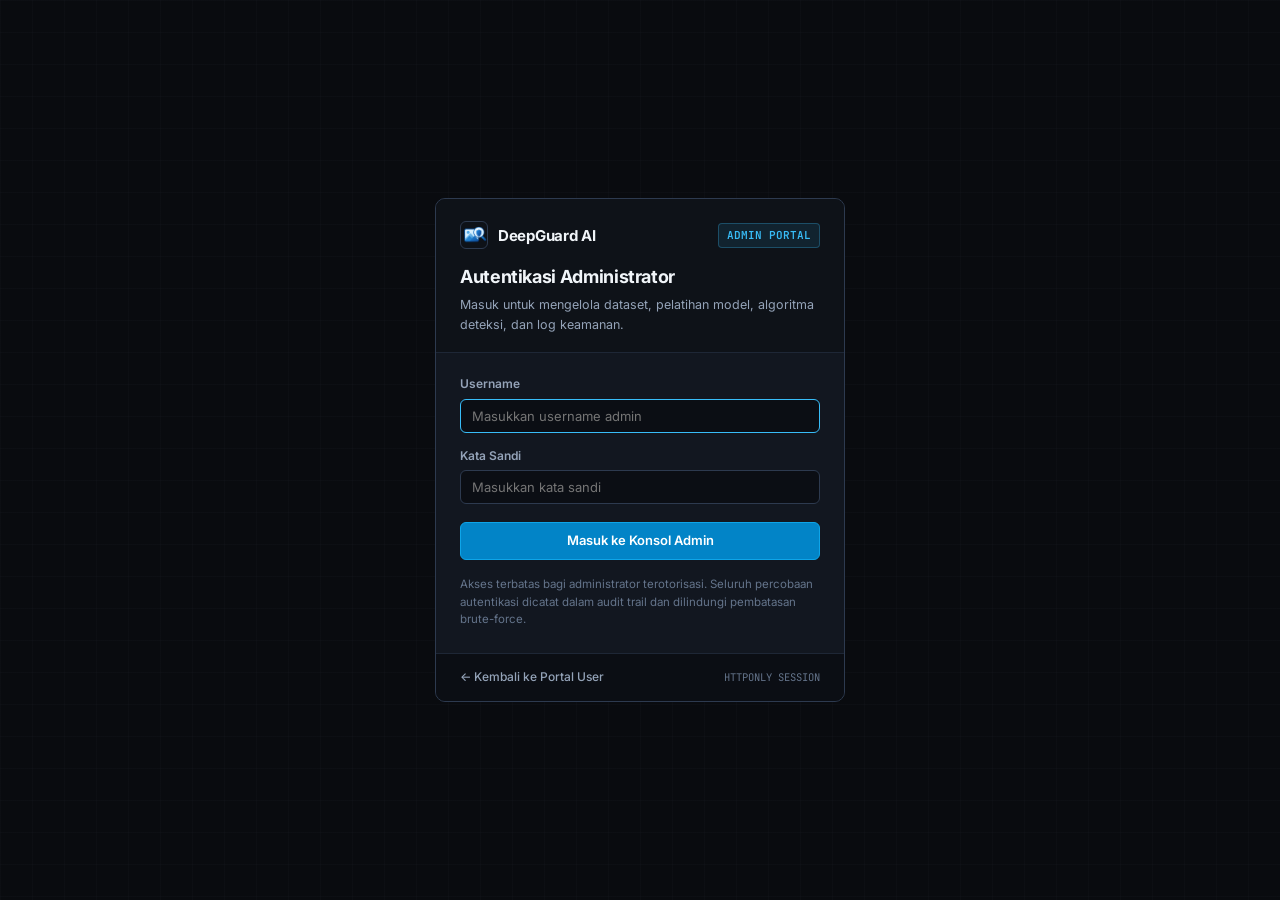
<file: templates/admin_login.html>
<!DOCTYPE html>
<html lang="id">
<head>
    <meta charset="UTF-8">
    <meta name="viewport" content="width=device-width, initial-scale=1.0">
    <title>Admin Portal Login — DeepGuard AI SOC</title>
    <link rel="preconnect" href="https://fonts.googleapis.com">
    <link rel="preconnect" href="https://fonts.gstatic.com" crossorigin>
    <link href="https://fonts.googleapis.com/css2?family=Inter:wght@400;500;600;700&family=JetBrains+Mono:wght@400;500;600;700&display=swap" rel="stylesheet">
    <link rel="icon" type="image/png" href="/static/img/logo_deteksi_citra_ai.png">
    <link rel="stylesheet" href="/static/css/style.css">
    <style>
        .auth-shell {
            min-height: 100vh;
            display: flex;
            flex-direction: column;
            align-items: center;
            justify-content: center;
            padding: 24px;
            background-image:
                linear-gradient(rgba(148, 163, 184, 0.025) 1px, transparent 1px),
                linear-gradient(90deg, rgba(148, 163, 184, 0.025) 1px, transparent 1px);
            background-size: 32px 32px;
        }
        .auth-card {
            width: 100%;
            max-width: 410px;
            background: var(--bg-card);
            border: 1px solid var(--border-strong);
            border-radius: var(--radius-lg);
            overflow: hidden;
        }
        .auth-head {
            padding: 22px 24px 18px;
            border-bottom: 1px solid var(--border);
            background: var(--bg-panel);
        }
        .auth-body {
            padding: 22px 24px 24px;
        }
        .auth-foot {
            padding: 14px 24px;
            border-top: 1px solid var(--border);
            background: var(--bg-inset);
            display: flex;
            align-items: center;
            justify-content: space-between;
            font-size: 12px;
            color: var(--text-muted);
        }
    </style>
</head>
<body>
    <main class="auth-shell">
        <div class="auth-card">
            <div class="auth-head">
                <div style="display: flex; align-items: center; justify-content: space-between; margin-bottom: 14px;">
                    <div class="brand">
                        <img src="/static/img/logo_deteksi_citra_ai.png" alt="DeepGuard AI" class="brand-logo">
                        <span class="brand-name">DeepGuard AI</span>
                    </div>
                    <span class="chip chip-accent">ADMIN PORTAL</span>
                </div>
                <h1 style="font-size: 18px; font-weight: 700; letter-spacing: -0.02em; margin-bottom: 4px;">Autentikasi Administrator</h1>
                <p style="font-size: 12.5px; color: var(--text-secondary);">
                    Masuk untuk mengelola dataset, pelatihan model, algoritma deteksi, dan log keamanan.
                </p>
            </div>

            <div class="auth-body">
                <div id="loginError" class="alert alert-error hidden" role="alert"></div>

                <form id="loginForm" autocomplete="off">
                    <div class="field">
                        <label class="field-label" for="username">Username</label>
                        <input type="text" id="username" name="username" class="input" placeholder="Masukkan username admin" required autofocus>
                    </div>

                    <div class="field" style="margin-bottom: 18px;">
                        <label class="field-label" for="password">Kata Sandi</label>
                        <input type="password" id="password" name="password" class="input" placeholder="Masukkan kata sandi" required>
                    </div>

                    <button type="submit" id="btnLogin" class="btn btn-primary" style="width: 100%; padding: 10px 16px;">
                        Masuk ke Konsol Admin
                    </button>
                </form>

                <p style="font-size: 11.5px; color: var(--text-muted); margin-top: 16px; line-height: 1.55;">
                    Akses terbatas bagi administrator terotorisasi. Seluruh percobaan autentikasi dicatat dalam audit trail dan dilindungi pembatasan brute-force.
                </p>
            </div>

            <div class="auth-foot">
                <a href="/" style="color: var(--text-secondary); font-weight: 500;">&larr; Kembali ke Portal User</a>
                <span class="mono" style="font-size: 10.5px;">HTTPONLY SESSION</span>
            </div>
        </div>
    </main>

    <script>
        const form = document.getElementById('loginForm');
        const errBox = document.getElementById('loginError');
        const btn = document.getElementById('btnLogin');

        form.addEventListener('submit', async (e) => {
            e.preventDefault();
            errBox.classList.add('hidden');
            btn.disabled = true;
            btn.textContent = 'Memverifikasi...';

            try {
                const res = await fetch('/api/admin/login', {
                    method: 'POST',
                    headers: { 'Content-Type': 'application/json' },
                    body: JSON.stringify({
                        username: document.getElementById('username').value.trim(),
                        password: document.getElementById('password').value
                    })
                });
                const data = await res.json();
                if (!res.ok) {
                    throw new Error(data.error || 'Autentikasi gagal.');
                }
                window.location.href = '/admin';
            } catch (err) {
                errBox.textContent = err.message;
                errBox.classList.remove('hidden');
                btn.disabled = false;
                btn.textContent = 'Masuk ke Konsol Admin';
            }
        });
    </script>
</body>
</html>
</file>
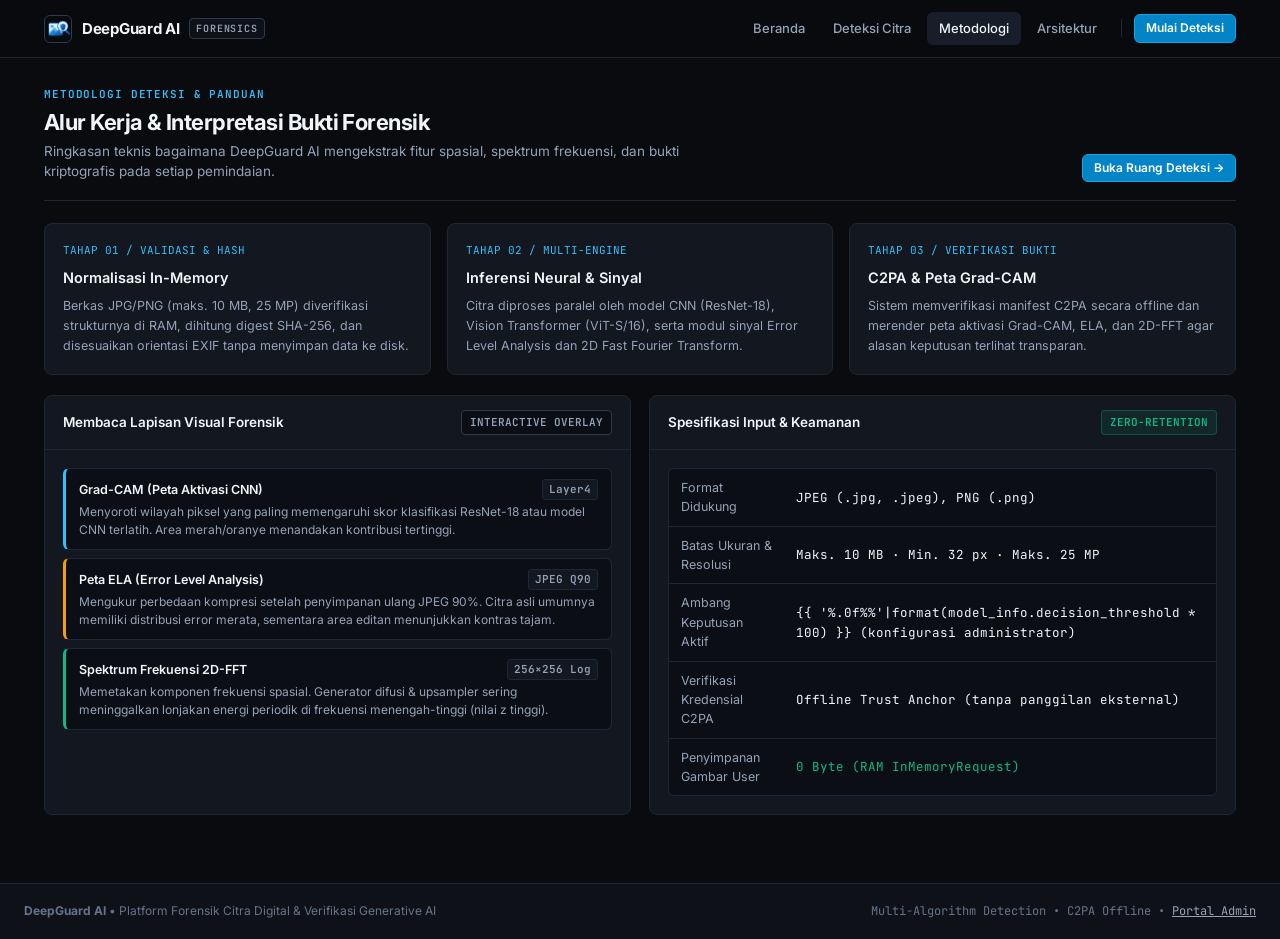
<file: templates/panduan.html>
<!DOCTYPE html>
<html lang="id">
<head>
    <meta charset="UTF-8">
    <meta name="viewport" content="width=device-width, initial-scale=1.0">
    <title>Metodologi Forensik — DeepGuard AI</title>
    <link rel="preconnect" href="https://fonts.googleapis.com">
    <link rel="preconnect" href="https://fonts.gstatic.com" crossorigin>
    <link href="https://fonts.googleapis.com/css2?family=Inter:wght@400;500;600;700&family=JetBrains+Mono:wght@400;500;600;700&display=swap" rel="stylesheet">
    <link rel="icon" type="image/png" href="/static/img/logo_deteksi_citra_ai.png">
    <link rel="stylesheet" href="/static/css/style.css">
</head>
<body>

    <header class="topbar">
        <div class="topbar-inner">
            <a href="index.html" class="brand">
                <img src="/static/img/logo_deteksi_citra_ai.png" alt="DeepGuard AI" class="brand-logo">
                <span class="brand-name">DeepGuard AI</span>
                <span class="brand-tag">FORENSICS</span>
            </a>
            <nav class="nav-group">
                <a href="index.html" class="nav-link">Beranda</a>
                <a href="deteksi.html" class="nav-link">Deteksi Citra</a>
                <a href="panduan.html" class="nav-link active">Metodologi</a>
                <a href="tentang.html" class="nav-link">Arsitektur</a>
                <span class="nav-divider"></span>
                <a href="deteksi.html" class="btn btn-primary btn-sm">Mulai Deteksi</a>
            </nav>
        </div>
    </header>

    <main class="page-wrap">
        <div class="page-head">
            <div>
                <div class="page-eyebrow">METODOLOGI DETEKSI &amp; PANDUAN</div>
                <h1 class="page-title">Alur Kerja &amp; Interpretasi Bukti Forensik</h1>
                <p class="page-subtitle">
                    Ringkasan teknis bagaimana DeepGuard AI mengekstrak fitur spasial, spektrum frekuensi, dan bukti kriptografis pada setiap pemindaian.
                </p>
            </div>
            <a href="deteksi.html" class="btn btn-primary btn-sm">Buka Ruang Deteksi &rarr;</a>
        </div>

        <!-- 3-Step Pipeline -->
        <section class="grid-3" style="margin-bottom: 20px;">
            <div class="cap-card">
                <div class="cap-num">TAHAP 01 / VALIDASI &amp; HASH</div>
                <h3 class="cap-title">Normalisasi In-Memory</h3>
                <p class="cap-desc">
                    Berkas JPG/PNG (maks. 10 MB, 25 MP) diverifikasi strukturnya di RAM, dihitung digest SHA-256, dan disesuaikan orientasi EXIF tanpa menyimpan data ke disk.
                </p>
            </div>
            <div class="cap-card">
                <div class="cap-num">TAHAP 02 / MULTI-ENGINE</div>
                <h3 class="cap-title">Inferensi Neural &amp; Sinyal</h3>
                <p class="cap-desc">
                    Citra diproses paralel oleh model CNN (ResNet-18), Vision Transformer (ViT-S/16), serta modul sinyal Error Level Analysis dan 2D Fast Fourier Transform.
                </p>
            </div>
            <div class="cap-card">
                <div class="cap-num">TAHAP 03 / VERIFIKASI BUKTI</div>
                <h3 class="cap-title">C2PA &amp; Peta Grad-CAM</h3>
                <p class="cap-desc">
                    Sistem memverifikasi manifest C2PA secara offline dan merender peta aktivasi Grad-CAM, ELA, dan 2D-FFT agar alasan keputusan terlihat transparan.
                </p>
            </div>
        </section>

        <!-- Visual Overlays & Signal Explanation -->
        <section class="grid-2" style="margin-bottom: 20px;">
            <div class="panel">
                <div class="panel-head">
                    <h2 class="panel-title">Membaca Lapisan Visual Forensik</h2>
                    <span class="chip">INTERACTIVE OVERLAY</span>
                </div>
                <div class="panel-body">
                    <div class="finding-list" style="margin-bottom: 0;">
                        <div class="finding-item st-info">
                            <div class="finding-top">
                                <span class="finding-title">Grad-CAM (Peta Aktivasi CNN)</span>
                                <span class="finding-metric">Layer4</span>
                            </div>
                            <div class="finding-detail">Menyoroti wilayah piksel yang paling memengaruhi skor klasifikasi ResNet-18 atau model CNN terlatih. Area merah/oranye menandakan kontribusi tertinggi.</div>
                        </div>
                        <div class="finding-item st-warn">
                            <div class="finding-top">
                                <span class="finding-title">Peta ELA (Error Level Analysis)</span>
                                <span class="finding-metric">JPEG Q90</span>
                            </div>
                            <div class="finding-detail">Mengukur perbedaan kompresi setelah penyimpanan ulang JPEG 90%. Citra asli umumnya memiliki distribusi error merata, sementara area editan menunjukkan kontras tajam.</div>
                        </div>
                        <div class="finding-item st-ok">
                            <div class="finding-top">
                                <span class="finding-title">Spektrum Frekuensi 2D-FFT</span>
                                <span class="finding-metric">256×256 Log</span>
                            </div>
                            <div class="finding-detail">Memetakan komponen frekuensi spasial. Generator difusi &amp; upsampler sering meninggalkan lonjakan energi periodik di frekuensi menengah-tinggi (nilai z tinggi).</div>
                        </div>
                    </div>
                </div>
            </div>

            <div class="panel">
                <div class="panel-head">
                    <h2 class="panel-title">Spesifikasi Input &amp; Keamanan</h2>
                    <span class="chip chip-real">ZERO-RETENTION</span>
                </div>
                <div class="panel-body">
                    <div class="table-wrap">
                        <table class="data-table">
                            <tbody>
                                <tr>
                                    <td style="color: var(--text-secondary);">Format Didukung</td>
                                    <td class="mono">JPEG (.jpg, .jpeg), PNG (.png)</td>
                                </tr>
                                <tr>
                                    <td style="color: var(--text-secondary);">Batas Ukuran &amp; Resolusi</td>
                                    <td class="mono">Maks. 10 MB · Min. 32 px · Maks. 25 MP</td>
                                </tr>
                                <tr>
                                    <td style="color: var(--text-secondary);">Ambang Keputusan Aktif</td>
                                    <td class="mono">{{ '%.0f%%'|format(model_info.decision_threshold * 100) }} (konfigurasi administrator)</td>
                                </tr>
                                <tr>
                                    <td style="color: var(--text-secondary);">Verifikasi Kredensial C2PA</td>
                                    <td class="mono">Offline Trust Anchor (tanpa panggilan eksternal)</td>
                                </tr>
                                <tr>
                                    <td style="color: var(--text-secondary);">Penyimpanan Gambar User</td>
                                    <td class="mono" style="color: var(--real);">0 Byte (RAM InMemoryRequest)</td>
                                </tr>
                            </tbody>
                        </table>
                    </div>
                </div>
            </div>
        </section>
    </main>

    <footer class="site-footer">
        <div class="footer-inner">
            <span><strong>DeepGuard AI</strong> &bull; Platform Forensik Citra Digital &amp; Verifikasi Generative AI</span>
            <span class="mono">Multi-Algorithm Detection &bull; C2PA Offline &bull; <a href="/admin/login" style="color: var(--text-secondary); text-decoration: underline;">Portal Admin</a></span>
        </div>
    </footer>

</body>
</html>
</file>
<file: static/css/style.css>
/* ==========================================================================
   DeepGuard AI — Enterprise Digital Image Forensics Design System
   Aesthetic: Matte Tactical Carbon / Security Operations Center (SOC)
   ========================================================================== */

:root {
    --bg-base: #090b0f;
    --bg-panel: #0e1218;
    --bg-card: #121720;
    --bg-elevated: #171d29;
    --bg-inset: #0b0e14;

    --border: #1e2736;
    --border-strong: #2d3a4f;
    --border-focus: #38bdf8;

    --text-primary: #f1f5f9;
    --text-secondary: #94a3b8;
    --text-muted: #64748b;

    --accent: #38bdf8;
    --accent-solid: #0284c7;
    --accent-hover: #0369a1;
    --accent-soft: rgba(56, 189, 248, 0.10);
    --accent-border: rgba(56, 189, 248, 0.28);

    --real: #10b981;
    --real-bg: rgba(16, 185, 129, 0.10);
    --real-border: rgba(16, 185, 129, 0.30);

    --fake: #ef4444;
    --fake-bg: rgba(239, 68, 68, 0.10);
    --fake-border: rgba(239, 68, 68, 0.32);

    --warn: #f59e0b;
    --warn-bg: rgba(245, 158, 11, 0.10);
    --warn-border: rgba(245, 158, 11, 0.30);

    --radius-xs: 4px;
    --radius-sm: 6px;
    --radius-md: 8px;
    --radius-lg: 10px;

    --font-sans: 'Inter', -apple-system, BlinkMacSystemFont, 'Segoe UI', Roboto, sans-serif;
    --font-mono: 'JetBrains Mono', ui-monospace, SFMono-Regular, Menlo, monospace;

    --container: 1240px;
}

/* Reset & Base */
*, *::before, *::after {
    box-sizing: border-box;
    margin: 0;
    padding: 0;
}

html {
    font-size: 14px;
    scroll-behavior: smooth;
    -webkit-font-smoothing: antialiased;
}

body {
    font-family: var(--font-sans);
    background-color: var(--bg-base);
    color: var(--text-primary);
    line-height: 1.55;
    min-height: 100vh;
    display: flex;
    flex-direction: column;
    overflow-x: hidden;
}

a {
    color: inherit;
    text-decoration: none;
}

button, input, select {
    font-family: inherit;
}

button:focus {
    outline: none;
}

button:focus-visible, .media-viewport:focus-visible {
    outline: 1.5px solid var(--accent);
    outline-offset: 2px;
}

.hidden {
    display: none !important;
}

.mono {
    font-family: var(--font-mono);
}

/* Custom Scrollbar */
::-webkit-scrollbar { width: 7px; height: 7px; }
::-webkit-scrollbar-track { background: var(--bg-base); }
::-webkit-scrollbar-thumb { background: #263144; border-radius: 3px; }
::-webkit-scrollbar-thumb:hover { background: #3b4b66; }

/* ==========================================================================
   TOP NAVIGATION BAR
   ========================================================================== */
.topbar {
    position: sticky;
    top: 0;
    z-index: 100;
    height: 58px;
    background: rgba(9, 11, 15, 0.92);
    backdrop-filter: blur(10px);
    border-bottom: 1px solid var(--border);
}

.topbar-inner {
    max-width: var(--container);
    margin: 0 auto;
    height: 100%;
    padding: 0 24px;
    display: flex;
    align-items: center;
    justify-content: space-between;
    gap: 20px;
}

.brand {
    display: flex;
    align-items: center;
    gap: 10px;
}

.brand-logo {
    width: 28px;
    height: 28px;
    border-radius: var(--radius-sm);
    object-fit: cover;
    border: 1px solid var(--border-strong);
}

.brand-name {
    font-size: 15px;
    font-weight: 700;
    letter-spacing: -0.02em;
    color: var(--text-primary);
}

.brand-tag {
    font-family: var(--font-mono);
    font-size: 10px;
    font-weight: 600;
    letter-spacing: 0.08em;
    color: var(--text-secondary);
    padding: 2px 6px;
    border: 1px solid var(--border-strong);
    border-radius: var(--radius-xs);
    background: var(--bg-panel);
}

.nav-group {
    display: flex;
    align-items: center;
    gap: 4px;
}

.nav-link {
    padding: 6px 12px;
    font-size: 13px;
    font-weight: 500;
    color: var(--text-secondary);
    border-radius: var(--radius-sm);
    transition: color 0.15s, background 0.15s;
}

.nav-link:hover {
    color: var(--text-primary);
    background: rgba(255, 255, 255, 0.04);
}

.nav-link.active {
    color: var(--text-primary);
    background: var(--bg-elevated);
}

.nav-divider {
    width: 1px;
    height: 18px;
    background: var(--border);
    margin: 0 8px;
}

.nav-admin {
    display: inline-flex;
    align-items: center;
    gap: 6px;
    padding: 6px 12px;
    font-size: 12.5px;
    font-weight: 600;
    color: var(--text-primary);
    background: var(--bg-card);
    border: 1px solid var(--border-strong);
    border-radius: var(--radius-sm);
    transition: border-color 0.15s, background 0.15s;
}

.nav-admin:hover, .nav-admin.active {
    border-color: var(--accent);
    background: var(--accent-soft);
    color: var(--accent);
}

/* ==========================================================================
   LAYOUT CONTAINERS & TYPOGRAPHY
   ========================================================================== */
.page-wrap {
    max-width: var(--container);
    width: 100%;
    margin: 0 auto;
    padding: 28px 24px 48px;
    flex: 1;
}

.page-head {
    display: flex;
    align-items: flex-end;
    justify-content: space-between;
    flex-wrap: wrap;
    gap: 16px;
    margin-bottom: 22px;
    padding-bottom: 18px;
    border-bottom: 1px solid var(--border);
}

.page-eyebrow {
    font-family: var(--font-mono);
    font-size: 11px;
    font-weight: 600;
    letter-spacing: 0.08em;
    text-transform: uppercase;
    color: var(--accent);
    margin-bottom: 6px;
}

.page-title {
    font-size: 22px;
    font-weight: 700;
    letter-spacing: -0.025em;
    color: var(--text-primary);
    line-height: 1.25;
}

.page-subtitle {
    font-size: 13.5px;
    color: var(--text-secondary);
    margin-top: 4px;
    max-width: 680px;
}

/* Structural Cards */
.panel {
    background: var(--bg-card);
    border: 1px solid var(--border);
    border-radius: var(--radius-md);
}

.panel-head {
    padding: 14px 18px;
    border-bottom: 1px solid var(--border);
    display: flex;
    align-items: center;
    justify-content: space-between;
    gap: 12px;
}

.panel-title {
    font-size: 13.5px;
    font-weight: 600;
    color: var(--text-primary);
    display: flex;
    align-items: center;
    gap: 8px;
}

.panel-title svg {
    color: var(--text-secondary);
    flex-shrink: 0;
}

.panel-body {
    padding: 18px;
}

/* Grids */
.grid-2 { display: grid; grid-template-columns: repeat(2, minmax(0, 1fr)); gap: 18px; }
.grid-3 { display: grid; grid-template-columns: repeat(3, minmax(0, 1fr)); gap: 16px; }
.grid-4 { display: grid; grid-template-columns: repeat(4, minmax(0, 1fr)); gap: 14px; }

/* Buttons */
.btn {
    display: inline-flex;
    align-items: center;
    justify-content: center;
    gap: 7px;
    padding: 9px 16px;
    font-size: 13px;
    font-weight: 600;
    border-radius: var(--radius-sm);
    border: 1px solid transparent;
    cursor: pointer;
    transition: background 0.15s, border-color 0.15s, color 0.15s, opacity 0.15s;
    line-height: 1.2;
    white-space: nowrap;
}

.btn:disabled {
    opacity: 0.45;
    cursor: not-allowed;
}

.btn-primary {
    background: var(--accent-solid);
    color: #ffffff;
    border-color: #0ea5e9;
}

.btn-primary:hover:not(:disabled) {
    background: var(--accent-hover);
}

.btn-secondary {
    background: var(--bg-elevated);
    color: var(--text-primary);
    border-color: var(--border-strong);
}

.btn-secondary:hover:not(:disabled) {
    background: #1f2937;
    border-color: #475569;
}

.btn-danger {
    background: var(--fake-bg);
    color: #fca5a5;
    border-color: var(--fake-border);
}

.btn-danger:hover:not(:disabled) {
    background: rgba(239, 68, 68, 0.22);
    color: #ffffff;
}

.btn-ghost {
    background: transparent;
    color: var(--text-secondary);
    border-color: var(--border);
}

.btn-ghost:hover:not(:disabled) {
    color: var(--text-primary);
    border-color: var(--border-strong);
    background: rgba(255, 255, 255, 0.03);
}

.btn-sm {
    padding: 6px 11px;
    font-size: 12px;
}

/* Status Chips & Badges */
.chip {
    display: inline-flex;
    align-items: center;
    gap: 5px;
    font-family: var(--font-mono);
    font-size: 11px;
    font-weight: 600;
    padding: 3px 8px;
    border-radius: var(--radius-xs);
    border: 1px solid var(--border-strong);
    background: var(--bg-inset);
    color: var(--text-secondary);
}

.chip-real { color: var(--real); background: var(--real-bg); border-color: var(--real-border); }
.chip-fake { color: #f87171; background: var(--fake-bg); border-color: var(--fake-border); }
.chip-warn { color: #fbbf24; background: var(--warn-bg); border-color: var(--warn-border); }
.chip-accent { color: var(--accent); background: var(--accent-soft); border-color: var(--accent-border); }

.status-dot {
    width: 7px;
    height: 7px;
    border-radius: 50%;
    background: var(--real);
    display: inline-block;
}

/* Alerts */
.alert {
    padding: 11px 14px;
    border-radius: var(--radius-sm);
    font-size: 12.5px;
    display: flex;
    align-items: flex-start;
    gap: 10px;
    margin-bottom: 14px;
    border: 1px solid var(--border);
}

.alert-error { background: var(--fake-bg); border-color: var(--fake-border); color: #fecaca; }
.alert-success { background: var(--real-bg); border-color: var(--real-border); color: #a7f3d0; }
.alert-warn { background: var(--warn-bg); border-color: var(--warn-border); color: #fde68a; }
.alert-info { background: var(--accent-soft); border-color: var(--accent-border); color: #bae6fd; }

/* ==========================================================================
   HOME / BERANDA (EXECUTIVE CYBERSECURITY LANDING)
   ========================================================================== */
.hero-section {
    display: grid;
    grid-template-columns: 1.25fr 0.95fr;
    gap: 28px;
    align-items: stretch;
    padding: 28px;
    background: var(--bg-panel);
    border: 1px solid var(--border);
    border-radius: var(--radius-lg);
    margin-bottom: 22px;
    background-image:
        linear-gradient(rgba(148, 163, 184, 0.03) 1px, transparent 1px),
        linear-gradient(90deg, rgba(148, 163, 184, 0.03) 1px, transparent 1px);
    background-size: 32px 32px;
}

.hero-headline {
    font-size: 32px;
    font-weight: 700;
    letter-spacing: -0.03em;
    line-height: 1.18;
    color: var(--text-primary);
    margin-bottom: 14px;
}

.hero-lead {
    font-size: 14.5px;
    color: var(--text-secondary);
    line-height: 1.65;
    margin-bottom: 22px;
    max-width: 560px;
}

.hero-actions {
    display: flex;
    gap: 10px;
    flex-wrap: wrap;
    margin-bottom: 22px;
}

.hero-specs {
    display: flex;
    flex-wrap: wrap;
    gap: 18px;
    padding-top: 16px;
    border-top: 1px solid var(--border);
    font-size: 12px;
    color: var(--text-secondary);
}

.hero-specs strong {
    color: var(--text-primary);
    font-family: var(--font-mono);
}

/* Live Engine Status Box (Hero Right) */
.system-card {
    background: var(--bg-inset);
    border: 1px solid var(--border-strong);
    border-radius: var(--radius-md);
    display: flex;
    flex-direction: column;
    overflow: hidden;
}

.system-card-head {
    padding: 11px 15px;
    background: var(--bg-card);
    border-bottom: 1px solid var(--border);
    display: flex;
    justify-content: space-between;
    align-items: center;
    font-family: var(--font-mono);
    font-size: 11px;
    color: var(--text-secondary);
}

.system-card-body {
    padding: 14px 15px;
    display: flex;
    flex-direction: column;
    gap: 10px;
    flex: 1;
}

.engine-row {
    display: flex;
    align-items: center;
    justify-content: space-between;
    padding: 9px 11px;
    background: var(--bg-panel);
    border: 1px solid var(--border);
    border-radius: var(--radius-sm);
    gap: 10px;
}

.engine-row-title {
    font-size: 12.5px;
    font-weight: 600;
    color: var(--text-primary);
}

.engine-row-sub {
    font-size: 11px;
    color: var(--text-muted);
    font-family: var(--font-mono);
}

/* KPI Metric Tiles */
.kpi-card {
    background: var(--bg-card);
    border: 1px solid var(--border);
    border-radius: var(--radius-md);
    padding: 16px 18px;
}

.kpi-label {
    font-size: 11.5px;
    font-weight: 500;
    color: var(--text-secondary);
    margin-bottom: 6px;
    display: flex;
    align-items: center;
    justify-content: space-between;
}

.kpi-value {
    font-family: var(--font-mono);
    font-size: 24px;
    font-weight: 700;
    color: var(--text-primary);
    letter-spacing: -0.02em;
    line-height: 1.2;
}

.kpi-foot {
    font-size: 11.5px;
    color: var(--text-muted);
    margin-top: 6px;
}

/* Capability Cards */
.cap-card {
    background: var(--bg-card);
    border: 1px solid var(--border);
    border-radius: var(--radius-md);
    padding: 18px;
}

.cap-num {
    font-family: var(--font-mono);
    font-size: 11px;
    color: var(--accent);
    margin-bottom: 8px;
}

.cap-title {
    font-size: 14.5px;
    font-weight: 600;
    color: var(--text-primary);
    margin-bottom: 6px;
}

.cap-desc {
    font-size: 12.5px;
    color: var(--text-secondary);
    line-height: 1.6;
}

/* ==========================================================================
   DETECTION WORKSPACE (ALGORITHM COMMAND DECK + UNIFIED VIEWPORT + 2-COL)
   ========================================================================== */
.algo-deck {
    background: var(--bg-panel);
    border: 1px solid var(--border);
    border-radius: var(--radius-md);
    margin-bottom: 18px;
    overflow: hidden;
}

.algo-deck-head {
    display: flex;
    align-items: center;
    justify-content: space-between;
    flex-wrap: wrap;
    gap: 10px;
    padding: 11px 16px;
    border-bottom: 1px solid var(--border);
    background: rgba(255, 255, 255, 0.015);
}

.algo-deck-title {
    display: flex;
    align-items: center;
    gap: 8px;
    font-family: var(--font-mono);
    font-size: 11px;
    font-weight: 600;
    letter-spacing: 0.06em;
    text-transform: uppercase;
    color: var(--text-secondary);
}

.algo-cards-grid {
    display: grid;
    grid-template-columns: repeat(auto-fill, minmax(245px, 1fr));
    gap: 10px;
    padding: 14px 16px;
}

.algo-card {
    position: relative;
    display: flex;
    flex-direction: column;
    align-items: stretch;
    justify-content: space-between;
    width: 100%;
    gap: 7px;
    text-align: left;
    padding: 12px 13px;
    background: var(--bg-inset);
    border: 1px solid var(--border);
    border-radius: var(--radius-sm);
    color: var(--text-secondary);
    cursor: pointer;
    transition: border-color 0.15s, background 0.15s, transform 0.12s;
}

.algo-card:hover {
    border-color: var(--border-strong);
    background: rgba(255, 255, 255, 0.025);
    color: var(--text-primary);
}

.algo-card.active {
    background: rgba(56, 189, 248, 0.08);
    border-color: var(--accent);
    box-shadow: inset 0 2px 0 var(--accent);
    color: var(--text-primary);
}

.algo-card-top {
    display: flex;
    align-items: center;
    justify-content: space-between;
    gap: 6px;
}

.algo-card-name {
    font-size: 13px;
    font-weight: 600;
    color: var(--text-primary);
    display: flex;
    align-items: center;
    gap: 6px;
    white-space: nowrap;
    overflow: hidden;
    text-overflow: ellipsis;
}

.algo-active-dot {
    width: 6px;
    height: 6px;
    border-radius: 50%;
    background: var(--border-strong);
    flex-shrink: 0;
}

.algo-card.active .algo-active-dot {
    background: var(--accent);
}

.algo-card-badge {
    font-family: var(--font-mono);
    font-size: 9.5px;
    font-weight: 700;
    padding: 2px 5px;
    border-radius: 3px;
    letter-spacing: 0.03em;
    flex-shrink: 0;
}

.algo-card-badge.badge-best {
    color: var(--real);
    background: var(--real-bg);
    border: 1px solid var(--real-border);
}

.algo-card-badge.badge-acc {
    color: var(--accent);
    background: var(--accent-soft);
    border: 1px solid var(--accent-border);
}

.algo-card-badge.badge-custom {
    color: #fbbf24;
    background: var(--warn-bg);
    border: 1px solid var(--warn-border);
}

.algo-card-badge.badge-signal {
    color: var(--text-secondary);
    background: rgba(255, 255, 255, 0.04);
    border: 1px solid var(--border);
}

.algo-card-meta {
    display: flex;
    align-items: center;
    justify-content: space-between;
    gap: 8px;
    font-family: var(--font-mono);
    font-size: 10.5px;
    color: var(--text-muted);
    white-space: nowrap;
}

.algo-card-meta > span {
    overflow: hidden;
    text-overflow: ellipsis;
}

.algo-card.active .algo-card-meta {
    color: var(--text-secondary);
}

.algo-live-pill {
    display: flex;
    align-items: center;
    justify-content: space-between;
    gap: 10px;
    width: 100%;
    margin-top: 2px;
    padding: 5px 9px;
    border-radius: 4px;
    font-family: var(--font-mono);
    font-size: 11px;
    font-weight: 600;
    border: 1px solid var(--border);
    background: rgba(255, 255, 255, 0.02);
}

.algo-live-pill.live-fake {
    color: #fca5a5;
    background: var(--fake-bg);
    border-color: var(--fake-border);
}

.algo-live-pill.live-real {
    color: #6ee7b7;
    background: var(--real-bg);
    border-color: var(--real-border);
}

.algo-summary-bar {
    display: flex;
    align-items: center;
    justify-content: space-between;
    flex-wrap: wrap;
    gap: 10px;
    padding: 9px 16px;
    border-top: 1px solid var(--border);
    background: var(--bg-inset);
    font-size: 12px;
    color: var(--text-secondary);
}

.algo-summary-bar strong {
    color: var(--text-primary);
}

.quickstart-grid {
    display: grid;
    grid-template-columns: repeat(3, minmax(0, 1fr));
    gap: 10px;
    margin-bottom: 16px;
}

.quickstart-step {
    padding: 12px 14px;
    background: var(--bg-card);
    border: 1px solid var(--border);
    border-radius: var(--radius-sm);
}

.quickstart-num {
    font-family: var(--font-mono);
    font-size: 10px;
    font-weight: 700;
    letter-spacing: 0.06em;
    color: var(--accent);
    margin-bottom: 4px;
}

.quickstart-title {
    font-size: 12.5px;
    font-weight: 600;
    color: var(--text-primary);
    margin-bottom: 4px;
}

.quickstart-desc {
    font-size: 11.5px;
    color: var(--text-secondary);
    line-height: 1.5;
}

@media (max-width: 820px) {
    .quickstart-grid { grid-template-columns: 1fr; }
    .algo-cards-grid { grid-template-columns: repeat(2, minmax(0, 1fr)); }
}

.algo-toolbar {
    display: flex;
    align-items: center;
    justify-content: space-between;
    flex-wrap: wrap;
    gap: 12px;
    padding: 12px 16px;
    background: var(--bg-card);
    border: 1px solid var(--border);
    border-radius: var(--radius-md);
    margin-bottom: 18px;
}

.algo-toolbar-label {
    font-family: var(--font-mono);
    font-size: 11px;
    font-weight: 600;
    letter-spacing: 0.06em;
    text-transform: uppercase;
    color: var(--text-secondary);
}

.algo-tabs {
    display: flex;
    flex-wrap: wrap;
    gap: 6px;
    flex: 1;
}

.algo-tab {
    display: inline-flex;
    align-items: center;
    gap: 8px;
    padding: 7px 13px;
    background: var(--bg-inset);
    border: 1px solid var(--border);
    border-radius: var(--radius-sm);
    color: var(--text-secondary);
    font-size: 12.5px;
    font-weight: 500;
    cursor: pointer;
    transition: border-color 0.15s, color 0.15s, background 0.15s;
}

.algo-tab:hover {
    border-color: var(--border-strong);
    color: var(--text-primary);
}

.algo-tab.active {
    background: var(--accent-soft);
    border-color: var(--accent);
    color: var(--text-primary);
    font-weight: 600;
}

.algo-tab-type {
    font-family: var(--font-mono);
    font-size: 10px;
    color: var(--text-muted);
    padding: 1px 5px;
    background: rgba(255, 255, 255, 0.04);
    border-radius: 3px;
}

.algo-tab.active .algo-tab-type {
    color: var(--accent);
    background: rgba(56, 189, 248, 0.14);
}

/* Balanced Two-Column Forensic Workspace */
.workspace-grid {
    display: grid;
    grid-template-columns: minmax(0, 5fr) minmax(0, 7fr);
    gap: 18px;
    align-items: start;
}

.workspace-left {
    position: sticky;
    top: 74px;
}

/* UNIFIED UPLOAD + PREVIEW + LASER SCANNER VIEWPORT */
.media-viewport {
    position: relative;
    width: 100%;
    min-height: 360px;
    max-height: 440px;
    background: var(--bg-inset);
    border: 1px dashed var(--border-strong);
    border-radius: var(--radius-md);
    overflow: hidden;
    display: flex;
    align-items: center;
    justify-content: center;
    cursor: pointer;
    transition: border-color 0.15s, background 0.15s;
    background-image:
        linear-gradient(rgba(148, 163, 184, 0.03) 1px, transparent 1px),
        linear-gradient(90deg, rgba(148, 163, 184, 0.03) 1px, transparent 1px);
    background-size: 24px 24px;
}

.media-viewport:hover {
    border-color: #475569;
}

.media-viewport.dragover {
    border-color: var(--accent);
    background-color: rgba(56, 189, 248, 0.06);
}

.media-viewport.has-image {
    border-style: solid;
    border-color: var(--border-strong);
    cursor: default;
}

.upload-prompt {
    text-align: center;
    padding: 36px 24px;
    max-width: 340px;
}

.upload-prompt-icon {
    width: 46px;
    height: 46px;
    margin: 0 auto 14px;
    border-radius: var(--radius-md);
    background: var(--bg-card);
    border: 1px solid var(--border-strong);
    display: flex;
    align-items: center;
    justify-content: center;
    color: var(--accent);
}

.upload-prompt-title {
    font-size: 14px;
    font-weight: 600;
    color: var(--text-primary);
    margin-bottom: 5px;
}

.upload-prompt-sub {
    font-size: 12.5px;
    color: var(--text-secondary);
    margin-bottom: 14px;
}

.upload-prompt-meta {
    font-family: var(--font-mono);
    font-size: 11px;
    color: var(--text-muted);
}

.viewport-image {
    width: 100%;
    height: 390px;
    object-fit: contain;
    display: block;
    position: relative;
    z-index: 2;
    background: #07090d;
}

/* Precision HUD Corner Marks inside Viewport */
.vp-corner {
    position: absolute;
    width: 12px;
    height: 12px;
    border-color: rgba(148, 163, 184, 0.35);
    border-style: solid;
    pointer-events: none;
    z-index: 6;
}
.vp-corner.tl { top: 8px; left: 8px; border-width: 1.5px 0 0 1.5px; }
.vp-corner.tr { top: 8px; right: 8px; border-width: 1.5px 1.5px 0 0; }
.vp-corner.bl { bottom: 8px; left: 8px; border-width: 0 0 1.5px 1.5px; }
.vp-corner.br { bottom: 8px; right: 8px; border-width: 0 1.5px 1.5px 0; }

.media-viewport.scanning .vp-corner {
    border-color: var(--accent);
}

/* Floating Actions Top-Right on Loaded Image */
.vp-float-actions {
    position: absolute;
    top: 10px;
    right: 10px;
    z-index: 12;
    display: flex;
    gap: 6px;
}

.vp-float-btn {
    padding: 5px 9px;
    font-size: 11.5px;
    font-weight: 600;
    color: var(--text-primary);
    background: rgba(9, 11, 15, 0.84);
    backdrop-filter: blur(6px);
    border: 1px solid var(--border-strong);
    border-radius: var(--radius-xs);
    cursor: pointer;
    transition: border-color 0.15s, background 0.15s;
}

.vp-float-btn:hover {
    border-color: var(--accent);
    background: rgba(14, 18, 24, 0.96);
}

/* Precision Tactical Scanning Beam Animation (NO cartoonish glow!) */
.scan-overlay-veil {
    position: absolute;
    inset: 0;
    background: rgba(9, 11, 15, 0.28);
    z-index: 7;
    pointer-events: none;
}

.scan-beam {
    position: absolute;
    left: 0;
    right: 0;
    top: 0;
    height: 2px;
    background: var(--accent);
    box-shadow: 0 0 12px rgba(56, 189, 248, 0.75);
    z-index: 9;
    pointer-events: none;
    animation: tacticalSweep 1.8s linear infinite;
}

.scan-beam::after {
    content: '';
    position: absolute;
    left: 0;
    right: 0;
    bottom: 2px;
    height: 44px;
    background: linear-gradient(180deg, transparent 0%, rgba(56, 189, 248, 0.16) 100%);
}

@keyframes tacticalSweep {
    0% { top: 0%; }
    50% { top: calc(100% - 2px); }
    100% { top: 0%; }
}

.scan-hud-pill {
    position: absolute;
    left: 12px;
    bottom: 12px;
    z-index: 11;
    display: inline-flex;
    align-items: center;
    gap: 8px;
    padding: 6px 11px;
    background: rgba(9, 11, 15, 0.90);
    border: 1px solid var(--accent-border);
    border-radius: var(--radius-xs);
    font-family: var(--font-mono);
    font-size: 11px;
    color: var(--accent);
}

.spinner-sm {
    width: 12px;
    height: 12px;
    border: 2px solid rgba(56, 189, 248, 0.25);
    border-top-color: var(--accent);
    border-radius: 50%;
    animation: spin 0.75s linear infinite;
}

@keyframes spin {
    to { transform: rotate(360deg); }
}

/* Visual Forensic Layer Switcher (Citra Asli | Grad-CAM | Peta ELA | 2D-FFT) */
.layer-switcher {
    display: grid;
    grid-template-columns: repeat(4, 1fr);
    gap: 4px;
    margin-top: 10px;
    padding: 4px;
    background: var(--bg-inset);
    border: 1px solid var(--border);
    border-radius: var(--radius-sm);
}

.layer-btn {
    padding: 6px 8px;
    font-size: 11.5px;
    font-weight: 500;
    color: var(--text-secondary);
    background: transparent;
    border: 1px solid transparent;
    border-radius: var(--radius-xs);
    cursor: pointer;
    transition: all 0.15s;
}

.layer-btn:hover:not(:disabled) {
    color: var(--text-primary);
}

.layer-btn.active {
    background: var(--bg-elevated);
    border-color: var(--border-strong);
    color: var(--text-primary);
    font-weight: 600;
}

.layer-btn:disabled {
    opacity: 0.35;
    cursor: not-allowed;
}

.layer-caption {
    margin-top: 6px;
    font-size: 11.5px;
    color: var(--text-muted);
    min-height: 18px;
}

/* Compact File Metadata Strip */
.meta-strip {
    display: grid;
    grid-template-columns: repeat(2, minmax(0, 1fr));
    gap: 8px;
    margin-top: 12px;
}

.meta-cell {
    background: var(--bg-inset);
    border: 1px solid var(--border);
    border-radius: var(--radius-sm);
    padding: 8px 10px;
    min-width: 0;
}

.meta-cell-k {
    font-family: var(--font-mono);
    font-size: 10px;
    text-transform: uppercase;
    letter-spacing: 0.05em;
    color: var(--text-muted);
    margin-bottom: 2px;
}

.meta-cell-v {
    font-family: var(--font-mono);
    font-size: 11.5px;
    font-weight: 600;
    color: var(--text-primary);
    white-space: nowrap;
    overflow: hidden;
    text-overflow: ellipsis;
}

/* Action Row & Quick Sample Strip */
.action-row {
    display: flex;
    gap: 8px;
    margin-top: 14px;
}

.sample-strip {
    display: flex;
    align-items: center;
    justify-content: space-between;
    gap: 8px;
    margin-top: 14px;
    padding-top: 12px;
    border-top: 1px solid var(--border);
    flex-wrap: wrap;
}

.sample-label {
    font-family: var(--font-mono);
    font-size: 10.5px;
    color: var(--text-muted);
    text-transform: uppercase;
    letter-spacing: 0.06em;
}

/* ==========================================================================
   RIGHT PANEL: VERDICT, READ-ONLY ANALYTICAL SPLIT BAR & KEY FINDINGS
   ========================================================================== */
.empty-result {
    padding: 56px 24px;
    text-align: center;
}

.empty-result-icon {
    width: 48px;
    height: 48px;
    margin: 0 auto 14px;
    border-radius: var(--radius-md);
    background: var(--bg-inset);
    border: 1px solid var(--border);
    display: flex;
    align-items: center;
    justify-content: center;
    color: var(--text-muted);
}

.empty-result h3 {
    font-size: 15px;
    font-weight: 600;
    color: var(--text-primary);
    margin-bottom: 6px;
}

.empty-result p {
    font-size: 13px;
    color: var(--text-secondary);
    max-width: 400px;
    margin: 0 auto 18px;
}

.empty-checklist {
    display: inline-flex;
    flex-wrap: wrap;
    justify-content: center;
    gap: 8px;
}

/* Verdict Banner */
.verdict-banner {
    padding: 16px 18px;
    border-radius: var(--radius-md);
    border: 1px solid var(--border);
    border-left-width: 4px;
    background: var(--bg-inset);
    margin-bottom: 16px;
    display: flex;
    align-items: flex-start;
    justify-content: space-between;
    gap: 14px;
}

.verdict-banner.state-real { border-color: var(--real-border); border-left-color: var(--real); background: rgba(16, 185, 129, 0.05); }
.verdict-banner.state-fake { border-color: var(--fake-border); border-left-color: var(--fake); background: rgba(239, 68, 68, 0.06); }
.verdict-banner.state-warn { border-color: var(--warn-border); border-left-color: var(--warn); background: rgba(245, 158, 11, 0.05); }

.verdict-title {
    font-size: 19px;
    font-weight: 700;
    letter-spacing: -0.02em;
    color: var(--text-primary);
    margin: 6px 0 4px;
}

.verdict-desc {
    font-size: 12.5px;
    color: var(--text-secondary);
    line-height: 1.5;
}

.verdict-primary-score {
    text-align: right;
    flex-shrink: 0;
}

.verdict-score-num {
    font-family: var(--font-mono);
    font-size: 28px;
    font-weight: 700;
    line-height: 1;
    letter-spacing: -0.03em;
}

.verdict-score-caption {
    font-family: var(--font-mono);
    font-size: 10px;
    text-transform: uppercase;
    letter-spacing: 0.06em;
    color: var(--text-muted);
    margin-top: 4px;
}

/* READ-ONLY PROPORTIONAL SPLIT PROBABILITY BAR (REPLACES FAKE SLIDER!) */
.prob-block {
    background: var(--bg-inset);
    border: 1px solid var(--border);
    border-radius: var(--radius-md);
    padding: 15px 16px;
    margin-bottom: 16px;
}

.prob-header-grid {
    display: grid;
    grid-template-columns: repeat(3, minmax(0, 1fr));
    gap: 12px;
    margin-bottom: 14px;
}

.prob-stat-label {
    font-family: var(--font-mono);
    font-size: 10.5px;
    color: var(--text-muted);
    text-transform: uppercase;
    letter-spacing: 0.04em;
    margin-bottom: 3px;
}

.prob-stat-val {
    font-family: var(--font-mono);
    font-size: 18px;
    font-weight: 700;
}

.split-bar-wrap {
    position: relative;
    padding-top: 2px;
}

.split-bar-track {
    position: relative;
    height: 14px;
    width: 100%;
    background: #161d29;
    border-radius: 3px;
    overflow: hidden;
    display: flex;
    border: 1px solid var(--border-strong);
}

.split-seg-real {
    height: 100%;
    background: var(--real);
    transition: width 0.55s cubic-bezier(0.16, 1, 0.3, 1);
}

.split-seg-fake {
    height: 100%;
    background: var(--fake);
    transition: width 0.55s cubic-bezier(0.16, 1, 0.3, 1);
}

.split-threshold-line {
    position: absolute;
    top: -3px;
    bottom: -3px;
    width: 2px;
    background: #f8fafc;
    transform: translateX(-50%);
    pointer-events: none;
    z-index: 4;
}

.split-ruler {
    display: flex;
    justify-content: space-between;
    font-family: var(--font-mono);
    font-size: 10px;
    color: var(--text-muted);
    margin-top: 6px;
}

/* Concise Forensic Key Findings List */
.section-subhead {
    font-family: var(--font-mono);
    font-size: 11px;
    font-weight: 600;
    letter-spacing: 0.06em;
    text-transform: uppercase;
    color: var(--text-secondary);
    margin-bottom: 10px;
    display: flex;
    align-items: center;
    justify-content: space-between;
}

.finding-list {
    display: flex;
    flex-direction: column;
    gap: 8px;
    margin-bottom: 16px;
}

.finding-item {
    background: var(--bg-inset);
    border: 1px solid var(--border);
    border-left: 3px solid var(--border-strong);
    border-radius: var(--radius-sm);
    padding: 10px 13px;
}

.finding-item.st-ok { border-left-color: var(--real); }
.finding-item.st-alert { border-left-color: var(--fake); }
.finding-item.st-warn { border-left-color: var(--warn); }
.finding-item.st-info { border-left-color: var(--accent); }

.finding-top {
    display: flex;
    align-items: center;
    justify-content: space-between;
    gap: 10px;
    margin-bottom: 3px;
}

.finding-title {
    font-size: 12.5px;
    font-weight: 600;
    color: var(--text-primary);
}

.finding-metric {
    font-family: var(--font-mono);
    font-size: 11px;
    font-weight: 600;
    color: var(--text-secondary);
    background: var(--bg-card);
    border: 1px solid var(--border);
    padding: 1px 6px;
    border-radius: 3px;
    flex-shrink: 0;
}

.finding-detail {
    font-size: 12px;
    color: var(--text-secondary);
    line-height: 1.5;
}

/* Clean Enterprise Data Tables */
.table-wrap {
    width: 100%;
    overflow-x: auto;
    border: 1px solid var(--border);
    border-radius: var(--radius-sm);
    background: var(--bg-inset);
}

.data-table {
    width: 100%;
    border-collapse: collapse;
    font-size: 12.5px;
    text-align: left;
}

.data-table th {
    padding: 9px 12px;
    font-family: var(--font-mono);
    font-size: 10.5px;
    font-weight: 600;
    text-transform: uppercase;
    letter-spacing: 0.05em;
    color: var(--text-muted);
    background: var(--bg-panel);
    border-bottom: 1px solid var(--border);
    white-space: nowrap;
}

.data-table td {
    padding: 9px 12px;
    border-bottom: 1px solid var(--border);
    color: var(--text-primary);
    vertical-align: middle;
}

.data-table tbody tr:last-child td {
    border-bottom: none;
}

.data-table tbody tr.clickable-row {
    cursor: pointer;
    transition: background 0.12s;
}

.data-table tbody tr.clickable-row:hover {
    background: rgba(255, 255, 255, 0.03);
}

.data-table tbody tr.row-active {
    background: rgba(56, 189, 248, 0.08);
}

/* ==========================================================================
   ADMIN SOC CONSOLE
   ========================================================================== */
.tab-strip {
    display: flex;
    gap: 4px;
    border-bottom: 1px solid var(--border);
    margin-bottom: 20px;
    overflow-x: auto;
}

.tab-btn {
    padding: 10px 16px;
    background: transparent;
    border: none;
    border-bottom: 2px solid transparent;
    color: var(--text-secondary);
    font-size: 13px;
    font-weight: 600;
    cursor: pointer;
    display: inline-flex;
    align-items: center;
    gap: 7px;
    white-space: nowrap;
    transition: color 0.15s, border-color 0.15s;
}

.tab-btn:hover { color: var(--text-primary); }
.tab-btn.active { color: var(--accent); border-bottom-color: var(--accent); }

.tab-pane { display: none; }
.tab-pane.active { display: block; }

/* Form Elements */
.field { margin-bottom: 14px; }

.field-label {
    display: block;
    font-size: 12px;
    font-weight: 600;
    color: var(--text-secondary);
    margin-bottom: 5px;
}

.input, .select {
    width: 100%;
    padding: 8px 11px;
    font-size: 13px;
    color: var(--text-primary);
    background: var(--bg-inset);
    border: 1px solid var(--border-strong);
    border-radius: var(--radius-sm);
    outline: none;
    transition: border-color 0.15s;
}

.input:focus, .select:focus {
    border-color: var(--accent);
}

.toolbar-inline {
    display: flex;
    align-items: center;
    gap: 8px;
    flex-wrap: wrap;
}

/* Dataset Thumbnail Grid */
.dataset-grid {
    display: grid;
    grid-template-columns: repeat(auto-fill, minmax(145px, 1fr));
    gap: 10px;
    max-height: 520px;
    overflow-y: auto;
    padding-right: 4px;
}

.ds-card {
    background: var(--bg-inset);
    border: 1px solid var(--border);
    border-radius: var(--radius-sm);
    overflow: hidden;
    display: flex;
    flex-direction: column;
}

.ds-thumb-wrap {
    position: relative;
    height: 108px;
    background: #07090d;
    overflow: hidden;
}

.ds-thumb {
    width: 100%;
    height: 100%;
    object-fit: cover;
    display: block;
}

.ds-thumb-badge {
    position: absolute;
    top: 6px;
    left: 6px;
    font-family: var(--font-mono);
    font-size: 9.5px;
    font-weight: 700;
    padding: 2px 5px;
    border-radius: 3px;
    text-transform: uppercase;
}

.ds-thumb-badge.real { background: rgba(16, 185, 129, 0.9); color: #052e16; }
.ds-thumb-badge.fake { background: rgba(239, 68, 68, 0.92); color: #ffffff; }

.ds-delete-btn {
    position: absolute;
    top: 6px;
    right: 6px;
    width: 22px;
    height: 22px;
    border-radius: 3px;
    border: 1px solid rgba(255, 255, 255, 0.18);
    background: rgba(9, 11, 15, 0.82);
    color: #fca5a5;
    font-size: 12px;
    cursor: pointer;
    display: flex;
    align-items: center;
    justify-content: center;
}

.ds-delete-btn:hover { background: var(--fake); color: #ffffff; border-color: var(--fake); }

.ds-meta {
    padding: 7px 8px;
    font-size: 11px;
}

.ds-name {
    font-weight: 600;
    color: var(--text-primary);
    white-space: nowrap;
    overflow: hidden;
    text-overflow: ellipsis;
}

.ds-sub {
    font-family: var(--font-mono);
    font-size: 10px;
    color: var(--text-muted);
    margin-top: 2px;
}

/* Training Progress & Live Chart */
.progress-track {
    width: 100%;
    height: 8px;
    background: var(--bg-inset);
    border: 1px solid var(--border);
    border-radius: 3px;
    overflow: hidden;
}

.progress-fill {
    height: 100%;
    background: var(--accent-solid);
    width: 0%;
    transition: width 0.35s ease;
}

.terminal-box {
    background: #06080c;
    border: 1px solid var(--border);
    border-radius: var(--radius-sm);
    padding: 12px 14px;
    font-family: var(--font-mono);
    font-size: 11.5px;
    color: #cbd5e1;
    height: 175px;
    overflow-y: auto;
    line-height: 1.65;
}

.chart-box {
    background: var(--bg-inset);
    border: 1px solid var(--border);
    border-radius: var(--radius-sm);
    padding: 12px;
    margin-bottom: 14px;
}

/* Toggle Switch (Admin Algorithms) */
.algo-config-row {
    display: flex;
    align-items: center;
    justify-content: space-between;
    gap: 14px;
    padding: 12px 14px;
    background: var(--bg-inset);
    border: 1px solid var(--border);
    border-radius: var(--radius-sm);
    margin-bottom: 10px;
}

.switch {
    position: relative;
    display: inline-block;
    width: 38px;
    height: 22px;
    flex-shrink: 0;
}

.switch input { opacity: 0; width: 0; height: 0; }

.switch-slider {
    position: absolute;
    cursor: pointer;
    inset: 0;
    background: #273244;
    border-radius: 999px;
    transition: background 0.2s;
}

.switch-slider::before {
    content: '';
    position: absolute;
    height: 16px;
    width: 16px;
    left: 3px;
    bottom: 3px;
    background: #f8fafc;
    border-radius: 50%;
    transition: transform 0.2s;
}

.switch input:checked + .switch-slider { background: var(--accent-solid); }
.switch input:checked + .switch-slider::before { transform: translateX(16px); }

/* Radio Segmented Picker */
.seg-radio-group {
    display: grid;
    grid-template-columns: repeat(2, 1fr);
    gap: 8px;
}

.seg-radio input { display: none; }

.seg-radio span {
    display: flex;
    align-items: center;
    justify-content: center;
    gap: 6px;
    padding: 9px 12px;
    border: 1px solid var(--border-strong);
    border-radius: var(--radius-sm);
    background: var(--bg-inset);
    font-size: 12.5px;
    font-weight: 600;
    color: var(--text-secondary);
    cursor: pointer;
    transition: all 0.15s;
}

.seg-radio input:checked + span.opt-real {
    background: var(--real-bg);
    border-color: var(--real);
    color: var(--real);
}

.seg-radio input:checked + span.opt-fake {
    background: var(--fake-bg);
    border-color: var(--fake);
    color: #f87171;
}

/* ==========================================================================
   FOOTER
   ========================================================================== */
.site-footer {
    border-top: 1px solid var(--border);
    background: var(--bg-panel);
    padding: 18px 24px;
    margin-top: auto;
}

.footer-inner {
    max-width: var(--container);
    margin: 0 auto;
    display: flex;
    align-items: center;
    justify-content: space-between;
    flex-wrap: wrap;
    gap: 12px;
    font-size: 12px;
    color: var(--text-muted);
}

/* ==========================================================================
   RESPONSIVE BREAKPOINTS
   ========================================================================== */
@media (max-width: 960px) {
    .hero-section, .workspace-grid, .grid-2 {
        grid-template-columns: 1fr;
    }
    .workspace-left {
        position: static;
    }
    .grid-4 { grid-template-columns: repeat(2, minmax(0, 1fr)); }
    .grid-3 { grid-template-columns: 1fr; }
}

@media (max-width: 640px) {
    .topbar { height: auto; padding: 10px 0; }
    .topbar-inner { flex-direction: column; align-items: flex-start; gap: 10px; }
    .nav-group { flex-wrap: wrap; }
    .grid-4, .prob-header-grid { grid-template-columns: 1fr; }
    .hero-headline { font-size: 24px; }
    .layer-switcher { grid-template-columns: repeat(2, 1fr); }
}
</file>
